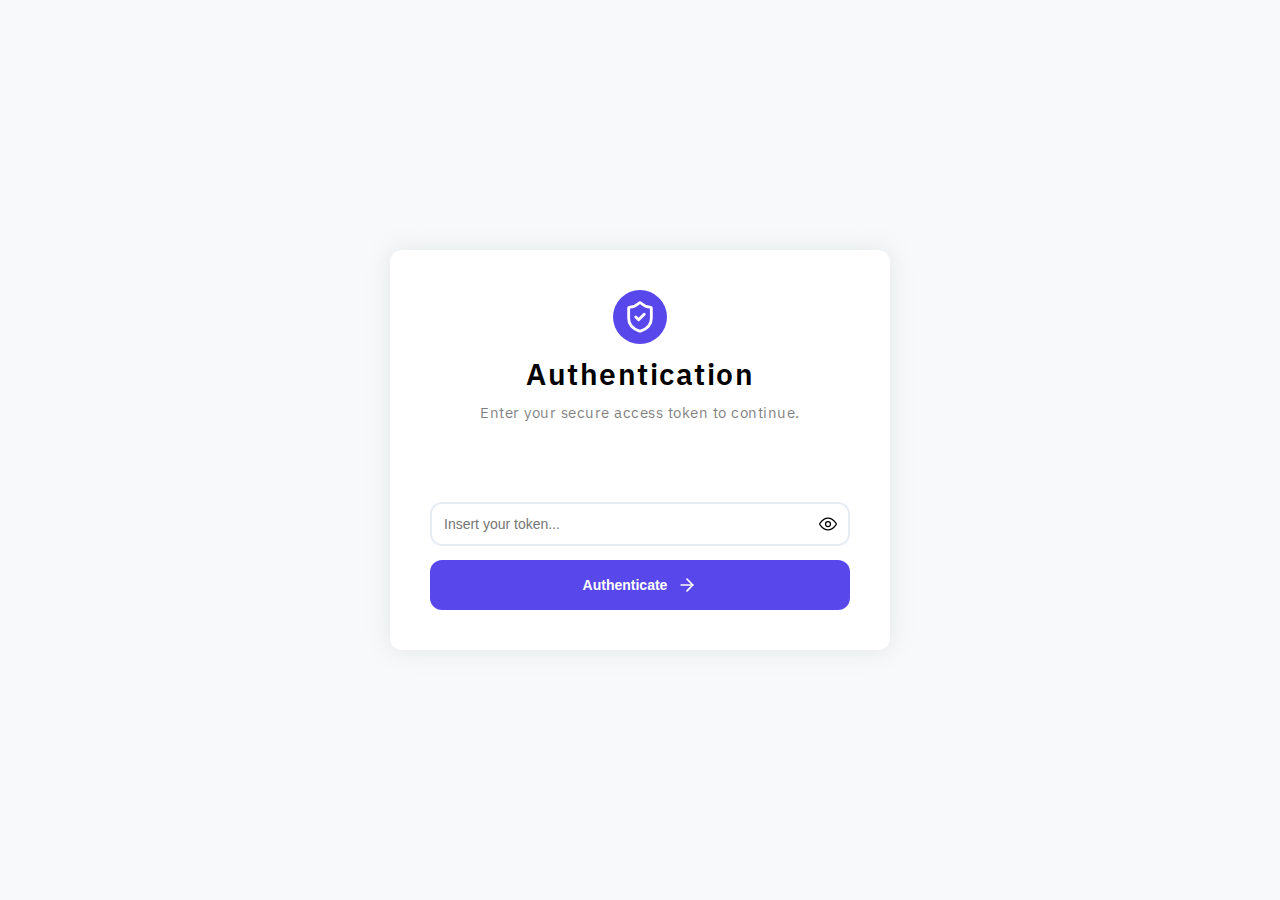
<file: templates/login.html>
<!DOCTYPE html>
<html lang="en">
<head>
    <meta charset="UTF-8">
    <meta name="viewport" content="width=device-width, initial-scale=1.0">
    <link rel="stylesheet" href="/static/login.css">
    <script src="/static/script/loginScript.js"></script>
    <link rel="icon" type="image/svg" href="/static/authorized.svg">
    <title>Login</title>
</head>
<body class="ibm-plex-sans">
    <div class="card-container">
        <div class="card-header">
            <div class="svg-title-wrap">
                <div class="svg-circle">
                    <svg xmlns="http://www.w3.org/2000/svg" width="34" height="34" viewBox="0 0 24 24" fill="none" stroke="white" stroke-width="2" stroke-linecap="round" stroke-linejoin="round" class="lucide lucide-shield-check w-8 h-8 text-primary" aria-hidden="true" data-replit-metadata="client/src/pages/token-login.tsx:60:12" data-component-name="ShieldCheck">    
                        <path d="M20 13c0 5-3.5 7.5-7.66 8.95a1 1 0 0 1-.67-.01C7.5 20.5 4 18 4 13V6a1 1 0 0 1 1-1c2 0 4.5-1.2 6.24-2.72a1.17 1.17 0 0 1 1.52 0C14.51 3.81 17 5 19 5a1 1 0 0 1 1 1z"></path>
                        <path d="m9 12 2 2 4-4"></path>
                    </svg>
                </div>
                <span>Authentication</span>
            </div>
            <span>Enter your secure access token to continue.</span>
        </div>
        <form action="/checkin" class="card-body login-form" method="POST">

            <div class="input-wrapper">
                <input type="password" name="" class="token-field" placeholder="Insert your token...">
                <svg xmlns="http://www.w3.org/2000/svg" width="20" height="20" viewBox="0 0 24 24" fill="none" class="svg-show-token toggle-password is-active">
                    <path d="M21.544 11.045C21.848 11.4713 22 11.6845 22 12C22 12.3155 21.848 12.5287 21.544 12.955C20.1779 14.8706 16.6892 19 12 19C7.31078 19 3.8221 14.8706 2.45604 12.955C2.15201 12.5287 2 12.3155 2 12C2 11.6845 2.15201 11.4713 2.45604 11.045C3.8221 9.12944 7.31078 5 12 5C16.6892 5 20.1779 9.12944 21.544 11.045Z" stroke="black" stroke-width="1.5"/>
                    <path d="M15 12C15 10.3431 13.6569 9 12 9C10.3431 9 9 10.3431 9 12C9 13.6569 10.3431 15 12 15C13.6569 15 15 13.6569 15 12Z" stroke="black" stroke-width="1.5"/>
                </svg>
                <svg xmlns="http://www.w3.org/2000/svg" width="20" height="20" viewBox="0 0 24 24" fill="none" class="svg-hide-token toggle-password">
                    <path d="M19.439 15.439C20.3636 14.5212 21.0775 13.6091 21.544 12.955C21.848 12.5287 22 12.3155 22 12C22 11.6845 21.848 11.4713 21.544 11.045C20.1779 9.12944 16.6892 5 12 5C11.0922 5 10.2294 5.15476 9.41827 5.41827M6.74742 6.74742C4.73118 8.1072 3.24215 9.94266 2.45604 11.045C2.15201 11.4713 2 11.6845 2 12C2 12.3155 2.15201 12.5287 2.45604 12.955C3.8221 14.8706 7.31078 19 12 19C13.9908 19 15.7651 18.2557 17.2526 17.2526" stroke="black" stroke-width="1.5" stroke-linecap="round" stroke-linejoin="round"/>
                    <path d="M9.85786 10C9.32783 10.53 9 11.2623 9 12.0711C9 13.6887 10.3113 15 11.9289 15C12.7377 15 13.47 14.6722 14 14.1421" stroke="black" stroke-width="1.5" stroke-linecap="round"/>
                    <path d="M3 3L21 21" stroke="#5847EB" stroke-width="1.5" stroke-linecap="round" stroke-linejoin="round"/>
                </svg>
            </div>


            <button type="submit" class="btnAuthenticate">Authenticate
                <svg xmlns="http://www.w3.org/2000/svg" width="20" height="20" viewBox="0 0 24 24" fill="none" stroke="currentColor" stroke-width="2" stroke-linecap="round" stroke-linejoin="round" class="lucide lucide-arrow-right ml-2 h-4 w-4" aria-hidden="true" data-replit-metadata="client/src/pages/token-login.tsx:98:29" data-component-name="ArrowRight">
                    <path d="M5 12h14"></path>
                    <path d="m12 5 7 7-7 7"></path>
                </svg>
            </button>
        </form>
    </div>
</body>
</html>
</file>
<file: static/login.css>
@import url('https://fonts.googleapis.com/css2?family=IBM+Plex+Sans:ital,wght@0,100..700;1,100..700&display=swap');

.ibm-plex-sans{
  font-family: "IBM Plex Sans", sans-serif;
  font-optical-sizing: auto;
  font-weight: 600;
  font-style: normal;
  font-variation-settings:
    "wdth" 100;
}


* {
    padding: 0;
    margin: 0;
    box-sizing: border-box;
}

body {
    display: flex;
    justify-content: center;
    align-items: center;
    height: 100vh;
    background: #f7f9fa;
}

.card-container {
    width: 100%;
    max-width: 500px;
    display: flex;
    justify-content: space-between;
    align-items: center;
    flex-direction: column;
    background: white;
    padding: 40px;
    border-radius: 12px;
    box-shadow: rgba(149, 157, 165, 0.2) 0px 0px 24px;
    gap: 80px;
}

.card-container .card-header {
    height: auto;
    width: 100%;
    display: flex;
    justify-content: space-between;
    align-items: center;
    flex-direction: column;
    gap: 10px;
}

.card-header .svg-title-wrap {
    display: flex;
    flex-direction: column;
    justify-content: center;
    align-items: center;
    gap: 10px;
}

.svg-title-wrap .svg-circle {
    padding: 10px;
    background: hsla(246, 80%, 60%, 1);
    border-radius: 50px;
    display: flex;
    justify-content: center;
    align-items: center;
}

.svg-title-wrap > span {
    font-size: 30px;
    letter-spacing: 1.5px;
}

.card-header > span { 
    opacity: 50%; 
    letter-spacing: 0.5px;
    font-weight: 400;
    font-size: 15px;
    text-align: center;
}

.card-body {
    display: flex;
    width: 100%;
    height: auto;
    align-items: center;
    justify-content: center;
    flex-direction: column;
    gap: 14px;
}

.input-wrapper {
    width: 100%;
    height: auto;
    position: relative;
}

.input-wrapper .svg-show-token, 
.input-wrapper .svg-hide-token {
    position: absolute;
    right: 12px;
    top: 12px;
    cursor: pointer;
    transition: .5s;
    display: none;
}

.input-wrapper .is-active {
    display: block;
}

.input-wrapper .svg-show-token:hover path, .svg-hide-token:hover path{
    stroke: hsla(246, 80%, 60%, 1) !important;
    stroke-width: 2.5px;
}



.card-body .token-field {
    width: 100%;
    padding: 12px;
    border-radius: 12px;
    border: 2px solid #e1e7efcc;
    transition: .5s;
    cursor: pointer;
    font-size: 14px;
}

.token-field:hover {
    border-color: hsla(246, 80%, 60%, 1);
}


.card-body button {
    width: 100%;
    background: hsla(246, 80%, 60%, 1);
    padding: 15px;
    border-radius: 12px;
    border: none;
    outline: none;
    color: white;
    font-size: 14px;
    cursor: pointer;
    transition: .3s;
    font-weight: 600;
    display: flex;
    justify-content: center;
    align-items: center;
    gap: 10px;
}


.card-container button:hover { opacity: 50%; }


@media screen and (max-width: 600px) {

    body .card-container {
        width: 100% !important;
        height: 100vh !important;
        max-width: none !important; /* Questo elimina il blocco dei 500px che si vede in foto */
        border-radius: 0 !important;
        box-shadow: none !important;
        padding: 20px !important;
        display: flex !important;
        flex-direction: column !important;
        justify-content: center !important;
        gap: 40px !important;
    }
  
    .card-body, .input-wrapper, .token-field, .card-body button {
        width: 100% !important;
    }

    .svg-title-wrap > span {
        font-size: 26px;
    }
}
</file>
